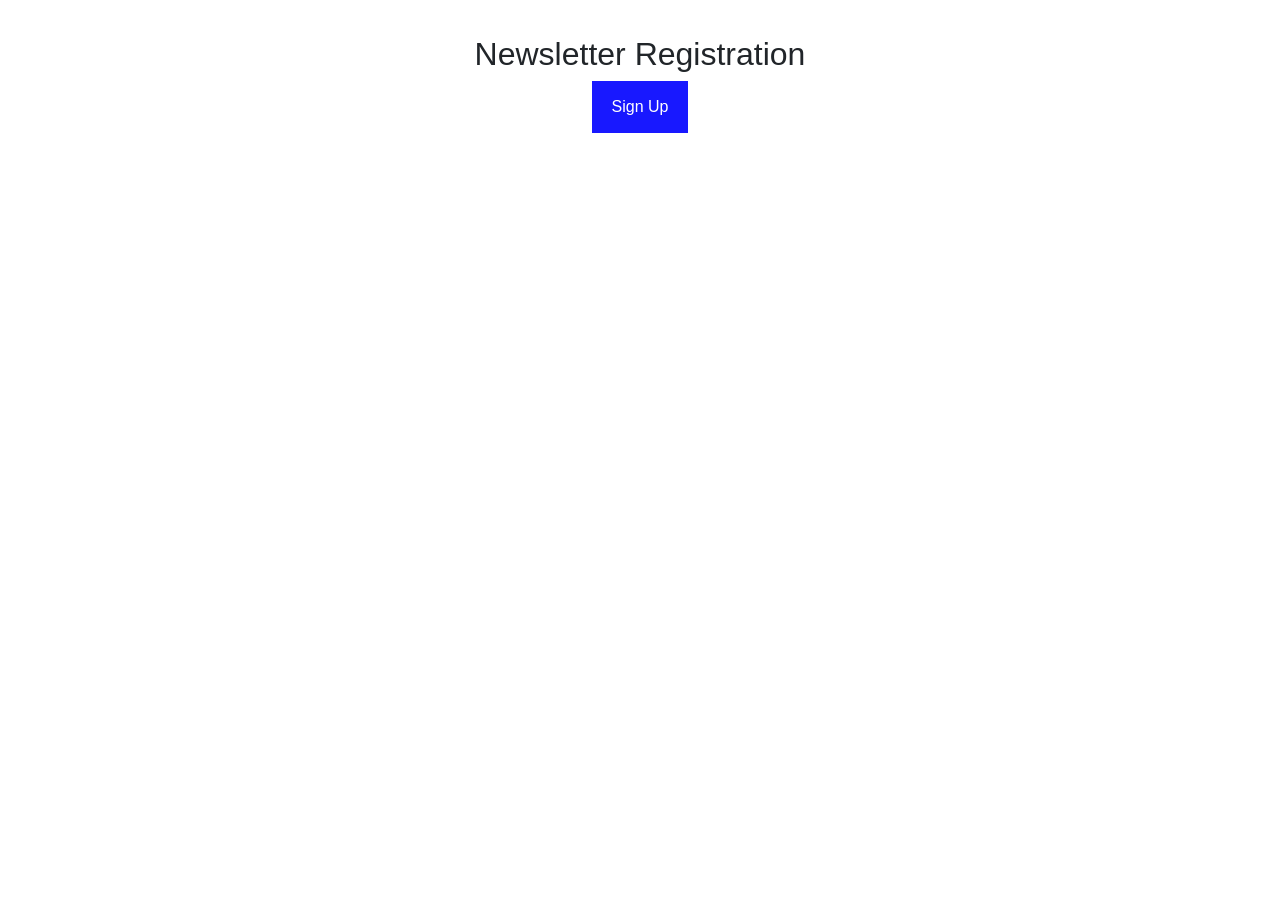
<file: modal.html>
<!DOCTYPE html>
<html lang="en">
  <head>
    <title>Strance</title>
    <!-- Required meta tags -->
    <meta charset="utf-8">
    <meta name="viewport" content="width=device-width, initial-scale=1, shrink-to-fit=no">


    <!-- Bootstrap CSS -->
    <link rel="stylesheet" href="https://stackpath.bootstrapcdn.com/bootstrap/4.4.1/css/bootstrap.min.css" integrity="sha384-Vkoo8x4CGsO3+Hhxv8T/Q5PaXtkKtu6ug5TOeNV6gBiFeWPGFN9MuhOf23Q9Ifjh" crossorigin="anonymous">
    
    <!-- <script defer="true" src="https://maps.googleapis.com/maps/api/js?key=AIzaSyA1uIgJLlFocMlwcu8b3wKPKkdT2mWV3AU&amp;libraries=common,util,map,overlay,onion,controls,stats&amp;v=3.39" onload="window._onGoogleMapLoad()"></script> -->
    <link rel="stylesheet" href="https://maxcdn.bootstrapcdn.com/bootstrap/4.4.1/css/bootstrap.min.css">
  <script src="https://ajax.googleapis.com/ajax/libs/jquery/3.4.1/jquery.min.js"></script>
  <script src="https://cdnjs.cloudflare.com/ajax/libs/popper.js/1.16.0/umd/popper.min.js"></script>

    <link rel="stylesheet" href="./css/modal.css">
    
    </head>
    <body>

    <div id="btn">
    <h2>Newsletter Registration</h2>
    
    <button onclick="document.getElementById('id01').style.display='block'" id="button" style="width:auto;">Sign Up</button>
</div>
    
    <div id="id01" class="modal">
      <span onclick="document.getElementById('id01').style.display='none'" class="close" title="Close Modal">&times;</span>
      <form class="modal-content" action="/action_page.php">
        <div class="container">
          <h1>Sign Up</h1>
          <p>Please fill in this form to create an account for the newsletter.</p>
          <hr>
          <label for="email"><b>Email</b></label>
          <input type="text" placeholder="Enter Email" name="email" required>
    
          <label for="psw"><b>Password</b></label>
          <input type="password" placeholder="Enter Password" name="psw" required>
    
          <label for="psw-repeat"><b>Repeat Password</b></label>
          <input type="password" placeholder="Repeat Password" name="psw-repeat" required>
          
          <label>
            <input type="checkbox" checked="checked" name="remember" style="margin-bottom:15px"> Remember me
          </label>
    
          <p>By creating an account you agree to our <a href="#" style="color:dodgerblue">Terms & Privacy</a>.</p>
    
          <div class="clearfix">
            <!-- <div class="vertical-center"> -->
            <button type="button" onclick="document.getElementById('id01').style.display='none'" class="cancelbtn">Cancel</button>
            <button type="submit" class="signupbtn">Sign Up</button>
          </div>
        </div>
    </div>
      </form>
    </div>
    
    <script>
    // Get the modal
    var modal = document.getElementById('id01');
    
    // When the user clicks anywhere outside of the modal, close it
    window.onclick = function(event) {
      if (event.target == modal) {
        modal.style.display = "none";
      }
    }
    </script>
     <!-- Optional JavaScript -->
    <!-- jQuery first, then Popper.js, then Bootstrap JS -->
    <!-- Optional JavaScript -->
    <!-- jQuery first, then Popper.js, then Bootstrap JS -->
    <script src="https://code.jquery.com/jquery-3.4.1.slim.min.js" integrity="sha384-J6qa4849blE2+poT4WnyKhv5vZF5SrPo0iEjwBvKU7imGFAV0wwj1yYfoRSJoZ+n" crossorigin="anonymous"></script>
    <script src="https://cdn.jsdelivr.net/npm/popper.js@1.16.0/dist/umd/popper.min.js" integrity="sha384-Q6E9RHvbIyZFJoft+2mJbHaEWldlvI9IOYy5n3zV9zzTtmI3UksdQRVvoxMfooAo" crossorigin="anonymous"></script>
    <script src="https://stackpath.bootstrapcdn.com/bootstrap/4.4.1/js/bootstrap.min.js" integrity="sha384-wfSDF2E50Y2D1uUdj0O3uMBJnjuUD4Ih7YwaYd1iqfktj0Uod8GCExl3Og8ifwB6" crossorigin="anonymous"></script>
  </body>
</html>
</file>
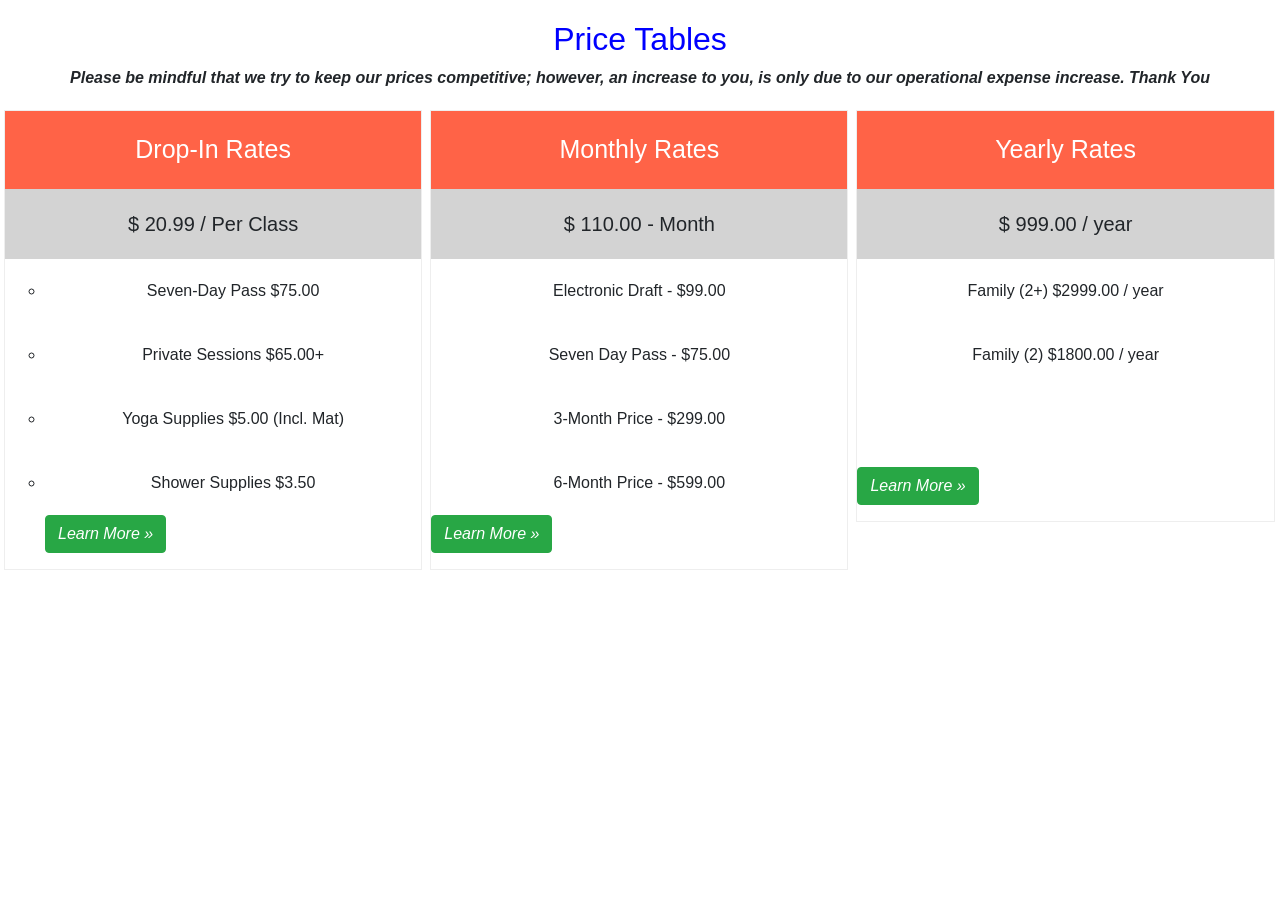
<file: price.html>
<!DOCTYPE html>
<html lang="en">
  <head>
    <title>Strance</title>
    <!-- Required meta tags -->
    <meta charset="utf-8">
    <meta name="viewport" content="width=device-width, initial-scale=1, shrink-to-fit=no">


    <!-- Bootstrap CSS -->
    <link rel="stylesheet" href="https://stackpath.bootstrapcdn.com/bootstrap/4.4.1/css/bootstrap.min.css" integrity="sha384-Vkoo8x4CGsO3+Hhxv8T/Q5PaXtkKtu6ug5TOeNV6gBiFeWPGFN9MuhOf23Q9Ifjh" crossorigin="anonymous">
    <link rel="stylesheet" href="https://maxcdn.bootstrapcdn.com/bootstrap/4.4.1/css/bootstrap.min.css">
  <script src="https://ajax.googleapis.com/ajax/libs/jquery/3.4.1/jquery.min.js"></script>
  <script src="https://cdnjs.cloudflare.com/ajax/libs/popper.js/1.16.0/umd/popper.min.js"></script>

    <link rel="stylesheet" href="css/price.css">
    <link rel="stylesheet" href="css/flexbox.css">
  </head>
  <body>
    

<h2 style="text-align:center">Price Tables</h2>

<p style="text-align:center">Please be mindful that we try to keep our prices competitive; however, an increase to you, is only due to our operational expense increase. Thank You</p>

<div class=''container">
  <div class="columns order-lg-2">
    <ul class="price">
      <li class="header">Drop-In Rates</li>
      <li class="grey">$ 20.99 / Per Class</li>
        <ul>
        <li> Seven-Day Pass $75.00</li>
        <li> Private Sessions $65.00+</li>
        <li> Yoga Supplies $5.00 (Incl. Mat)</li>
        <li> Shower Supplies $3.50</li>
      <!-- <li class="grey"> -->
        <!-- <a href="#" class="button">Sign Up</a></li> -->
         <p><a href="https://www.tutorialrepublic.com/twitter-bootstrap-tutorial/" target="_blank" class="btn btn-success">Learn More »</a></p> 
    </ul>
    </ul>
        </div>  
      </div>
    </div>
  </div>

  <div class="columns order-lg-3">
    <ul class="price">
      <li class="header" style="background-color:tomato">Monthly Rates</li>
      <li class="grey"> $ 110.00 - Month </li>
      <li>Electronic Draft - $99.00</li>
      <li>Seven Day Pass - $75.00</li>
      <li>3-Month Price - $299.00</li>
      <li>6-Month Price - $599.00</li>
      <!-- <li class="grey"> -->
        <!-- <a href="#" class="button">Sign Up</a></li> -->
    
      <p><a href="https://www.tutorialrepublic.com/twitter-bootstrap-tutorial/" target="_blank" class="btn btn-success">Learn More »</a></p>    </ul>
  </div>

  <div class="columns order-lg-1">
    <ul class="price">
      <li class="header">Yearly Rates</li>
      <li class="grey">$ 999.00 / year</li>
      <li>Family (2+) $2999.00 / year</li>
      <li>Family (2) $1800.00 / year</li>
      <li></li>
      <li></li>
      <!-- <li class="grey"> -->
        <!-- <a href="#" class="button">Sign Up</a></li> -->
       <p><a href="https://www.tutorialrepublic.com/twitter-bootstrap-tutorial/" target="_blank" class="btn btn-success">Learn More »</a></p>
    </ul>
  </div>

</body>
</html> 




<!-- <fieldset>
  <legend>I want to receive</legend>
    <div>
      <input type="checkbox" name="newsletter" id="check_1">
      <label for="check_1">The weekly newsletter</label>
    </div>
    <div>
      <input type="checkbox" name="monthly" id="check_1">
      <label for="check_1">The monthly newsletter</label>
    </div>
      <input type="checkbox" name="newsletter" id="check_1">
      <label for="check_1">Daily Updates</label>
    </div>
  </fieldset> -->
</file>
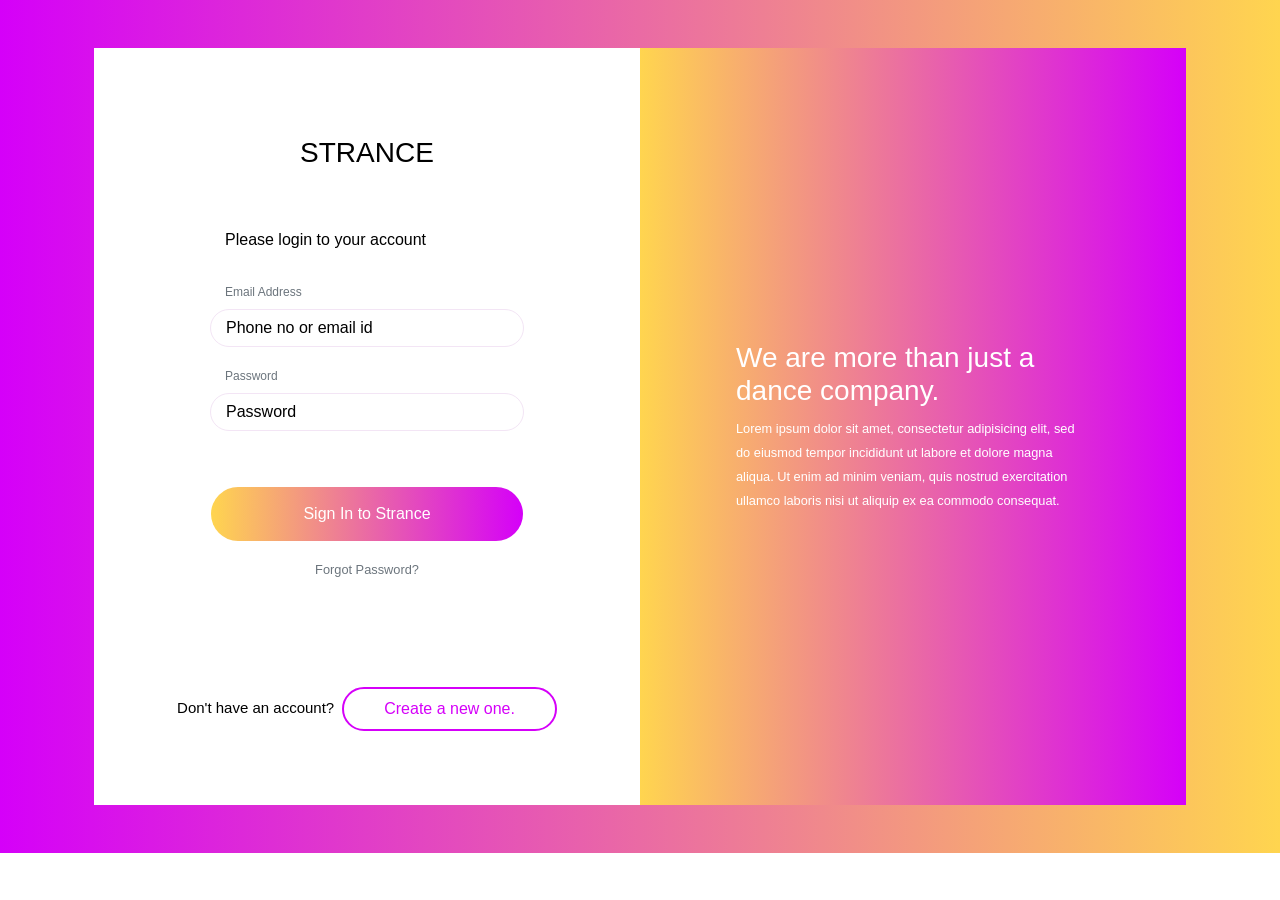
<file: signup.html>
<!-- Using Treehouse templete as a guide -->

<!DOCTYPE html>
<html lang="en">
  <head>
    <title>Strance</title>
    <!-- Required meta tags -->
    <meta charset="utf-8">
    <meta name="viewport" content="width=device-width, initial-scale=1, shrink-to-fit=no">


    <!-- Bootstrap CSS -->
    <link rel="stylesheet" href="https://stackpath.bootstrapcdn.com/bootstrap/4.4.1/css/bootstrap.min.css" integrity="sha384-Vkoo8x4CGsO3+Hhxv8T/Q5PaXtkKtu6ug5TOeNV6gBiFeWPGFN9MuhOf23Q9Ifjh" crossorigin="anonymous">
    
    <link rel="stylesheet" href="https://maxcdn.bootstrapcdn.com/bootstrap/4.4.1/css/bootstrap.min.css">
  <script src="https://ajax.googleapis.com/ajax/libs/jquery/3.4.1/jquery.min.js"></script>
  <script src="https://cdnjs.cloudflare.com/ajax/libs/popper.js/1.16.0/umd/popper.min.js"></script>
  <link rel="stylesheet" href="./css/signup.css">

  </head>
    <body><!-- Modal -->
        <div class="container px-4 py-5 mx-auto">
        <div class="card card0">
            <div class="d-flex flex-lg-row flex-column-reverse">
                <div class="card card1">
                    <div class="row justify-content-center my-auto">
                        <div class="col-md-8 col-10 my-5">
                            
                            <h3 class="mb-5 text-center heading">STRANCE</h3>
                            <h6 class="msg-info">Please login to your account</h6>
                            <div class="form-group"> <label class="form-control-label text-muted">Email Address</label> <input type="text" id="email" name="email" placeholder="Phone no or email id" class="form-control"> </div>
                            <div class="form-group"> <label class="form-control-label text-muted">Password</label> <input type="password" id="psw" name="psw" placeholder="Password" class="form-control"> </div>
                            <div class="row justify-content-center my-3 px-3"> <button class="btn-block btn-color">Sign In to Strance</button> </div>
                            <div class="row justify-content-center my-2"> <a href="#"><small class="text-muted">Forgot Password?</small></a> </div>
                        </div>
                    </div>
                    <div class="bottom text-center mb-5">
                        <p href="#" class="sm-text mx-auto mb-3">Don't have an account?<button class="btn btn-white ml-2">Create a new one.</button></p>
                    </div>
                </div>
                <div class="card card2">
                    <div class="my-auto mx-md-5 px-md-5 right">
                        <h3 class="text-white">We are more than just a dance company.</h3> <small class="text-white">Lorem ipsum dolor sit amet, consectetur adipisicing elit, sed do eiusmod tempor incididunt ut labore et dolore magna aliqua. Ut enim ad minim veniam, quis nostrud exercitation ullamco laboris nisi ut aliquip ex ea commodo consequat.</small>
                    </div>
                </div>
            </div>
        </div>
    </div>
</body>
</html>
</file>
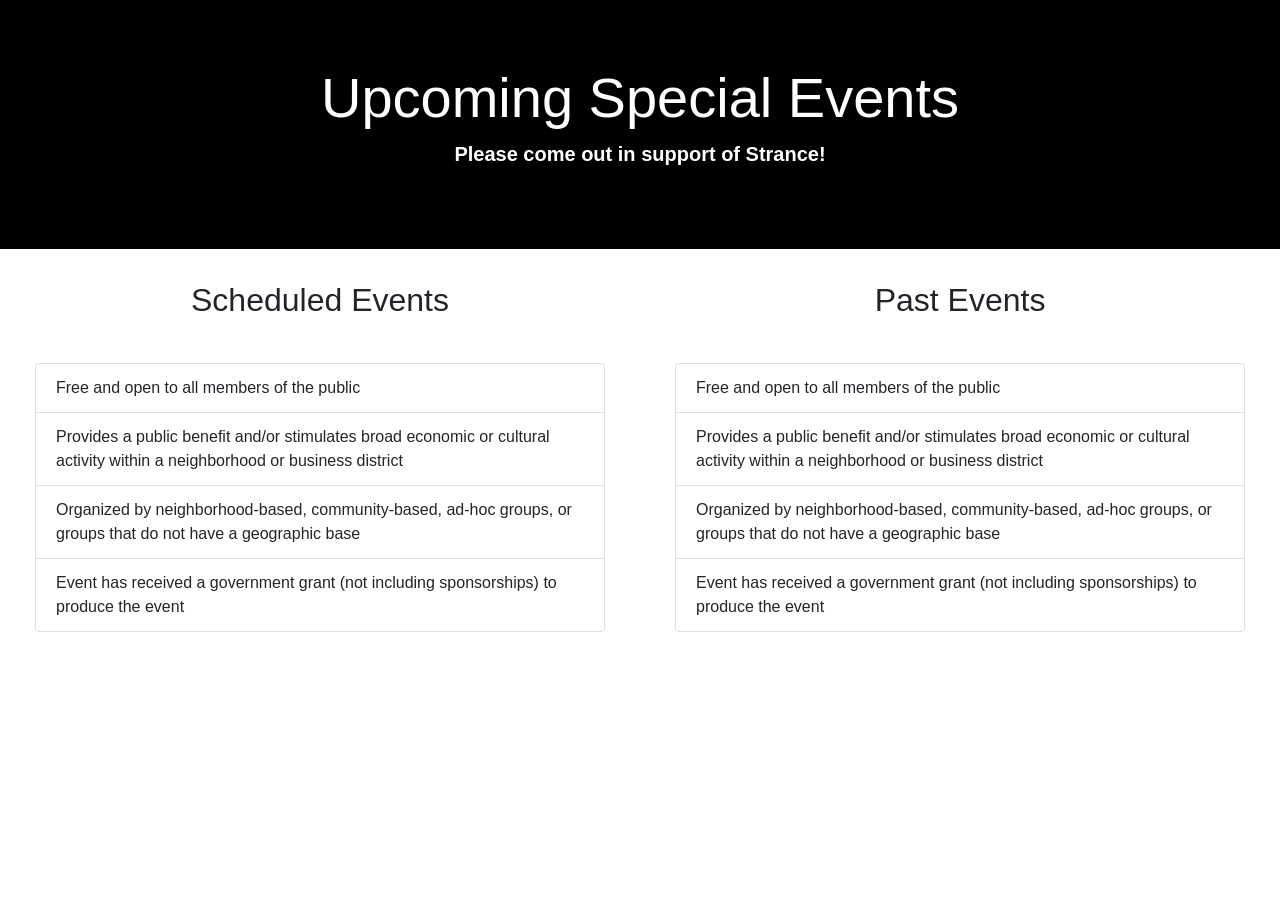
<file: specialevents.html>
<!DOCTYPE html>
<html lang="en">
  <head>
    <title>Strance</title>
    <!-- Required meta tags -->
    <meta charset="utf-8">
    <meta name="viewport" content="width=device-width, initial-scale=1, shrink-to-fit=no">


    <!-- Bootstrap CSS -->
    <link rel="stylesheet" href="https://stackpath.bootstrapcdn.com/bootstrap/4.4.1/css/bootstrap.min.css" integrity="sha384-Vkoo8x4CGsO3+Hhxv8T/Q5PaXtkKtu6ug5TOeNV6gBiFeWPGFN9MuhOf23Q9Ifjh" crossorigin="anonymous">
    
    <!-- <script defer="true" src="https://maps.googleapis.com/maps/api/js?key=AIzaSyA1uIgJLlFocMlwcu8b3wKPKkdT2mWV3AU&amp;libraries=common,util,map,overlay,onion,controls,stats&amp;v=3.39" onload="window._onGoogleMapLoad()"></script> -->
    <link rel="stylesheet" href="https://maxcdn.bootstrapcdn.com/bootstrap/4.4.1/css/bootstrap.min.css">
  <script src="https://ajax.googleapis.com/ajax/libs/jquery/3.4.1/jquery.min.js"></script>
  <script src="https://cdnjs.cloudflare.com/ajax/libs/popper.js/1.16.0/umd/popper.min.js"></script>

    <link rel="stylesheet" href="./css/specialevents.css">
    <!-- <link rel="stylesheet" href="./css/flexbox.css"> -->
  </head>
  <html>
      <body>


        <div class="jumbotron jumbotron-fluid">
            <div class="container">
              <h1 class="display-4">Upcoming Special Events</h1>
              <p class="lead">Please come out in support of Strance!</p>
            </div>
          </div>

        

    <div style="float: left; width: 50%;">
        <h2>Scheduled Events</h2>
        <ul class="list-group">
            <li class="list-group-item">Free and open to all members of the public</li>
            <li class="list-group-item">Provides a public benefit and/or stimulates broad economic or cultural activity within a neighborhood or business district</li>        
            <li class="list-group-item">Organized by neighborhood-based, community-based, ad-hoc groups, or groups that do not have a geographic base</li>
            <li class="list-group-item">Event has received a government grant (not including sponsorships) to produce the event</li>
        </ul>
</div>

    
    <div style="float: right; width: 50%;">
        <h2> Past Events</h2>
        <ul class="list-group">
            <li class="list-group-item">Free and open to all members of the public</li>
            <li class="list-group-item">Provides a public benefit and/or stimulates broad economic or cultural activity within a neighborhood or business district</li>        
            <li class="list-group-item">Organized by neighborhood-based, community-based, ad-hoc groups, or groups that do not have a geographic base</li>
            <li class="list-group-item">Event has received a government grant (not including sponsorships) to produce the event</li>
        </ul>
    </div>
  </div>
</div>
      </body>
</html>
</file>
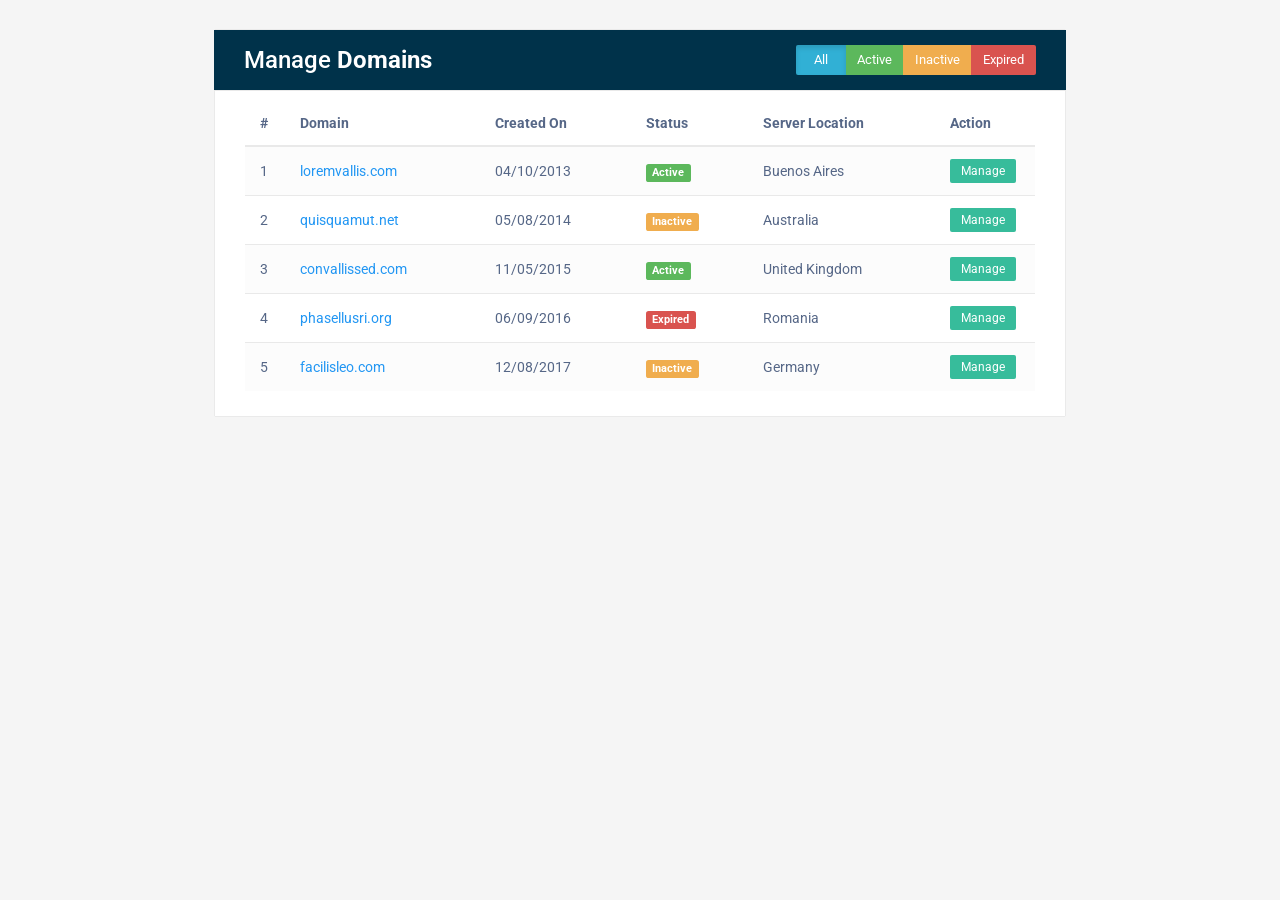
<file: table.html>
<!DOCTYPE html>
<html lang="en">
<head>
<meta charset="utf-8">
<meta http-equiv="X-UA-Compatible" content="IE=edge">
<meta name="viewport" content="width=device-width, initial-scale=1">
<title>Bootstrap Data Table with Filter Row Feature</title>
<link rel="stylesheet" href="https://fonts.googleapis.com/css?family=Roboto|Varela+Round">
<link rel="stylesheet" href="https://fonts.googleapis.com/icon?family=Material+Icons">
<link rel="stylesheet" href="https://maxcdn.bootstrapcdn.com/font-awesome/4.7.0/css/font-awesome.min.css">
<link rel="stylesheet" href="https://maxcdn.bootstrapcdn.com/bootstrap/3.3.7/css/bootstrap.min.css">
<script src="https://ajax.googleapis.com/ajax/libs/jquery/1.12.4/jquery.min.js"></script>
<script src="https://maxcdn.bootstrapcdn.com/bootstrap/3.3.7/js/bootstrap.min.js"></script>
<style type="text/css">
    body {
        color: #566787;
        background: #f5f5f5;
		font-family: 'Roboto', sans-serif;
	}
	.table-wrapper {
        width: 850px;
        background: #fff;
        padding: 20px 30px 5px;
        margin: 30px auto;
        box-shadow: 0 0 1px 0 rgba(0,0,0,.25);
    }
	.table-title .btn-group {
		float: right;
	}
	.table-title .btn {
		min-width: 50px;
		border-radius: 2px;
		border: none;
		padding: 6px 12px;
		font-size: 95%;
		outline: none !important;
		height: 30px;
	}
    .table-title {
		border-bottom: 1px solid #e9e9e9;
		padding-bottom: 15px;
		margin-bottom: 5px;
		background: rgb(0, 50, 74);
		margin: -20px -31px 10px;
		padding: 15px 30px;
		color: #fff;
    }
    .table-title h2 {
		margin: 2px 0 0;
		font-size: 24px;
	}
    table.table tr th, table.table tr td {
        border-color: #e9e9e9;
		padding: 12px 15px;
		vertical-align: middle;
    }
	table.table tr th:first-child {
		width: 40px;
	}
	table.table tr th:last-child {
		width: 100px;
	}
    table.table-striped tbody tr:nth-of-type(odd) {
    	background-color: #fcfcfc;
	}
	table.table-striped.table-hover tbody tr:hover {
		background: #f5f5f5;
	}
    table.table td a {
        color: #2196f3;
    }
	table.table td .btn.manage {
		padding: 2px 10px;
		background: #37BC9B;
		color: #fff;
		border-radius: 2px;
	}
	table.table td .btn.manage:hover {
		background: #2e9c81;		
	}
</style>
<script type="text/javascript">
$(document).ready(function(){
	$(".btn-group .btn").click(function(){
		var inputValue = $(this).find("input").val();
		if(inputValue != 'all'){
			var target = $('table tr[data-status="' + inputValue + '"]');
			$("table tbody tr").not(target).hide();
			target.fadeIn();
		} else {
			$("table tbody tr").fadeIn();
		}
	});
	// Changing the class of status label to support Bootstrap 4
    var bs = $.fn.tooltip.Constructor.VERSION;
    var str = bs.split(".");
    if(str[0] == 4){
        $(".label").each(function(){
        	var classStr = $(this).attr("class");
            var newClassStr = classStr.replace(/label/g, "badge");
            $(this).removeAttr("class").addClass(newClassStr);
        });
    }
});
</script>
</head>
<body>
    <div class="table-wrapper">
        <div class="table-title">
            <div class="row">
                <div class="col-sm-6"><h2>Manage <b>Domains</b></h2></div>
                <div class="col-sm-6">
                    <div class="btn-group" data-toggle="buttons">
                        <label class="btn btn-info active">
                            <input type="radio" name="status" value="all" checked="checked"> All
                        </label>
                        <label class="btn btn-success">
                            <input type="radio" name="status" value="active"> Active
                        </label>
                        <label class="btn btn-warning">
                            <input type="radio" name="status" value="inactive"> Inactive
                        </label>
                        <label class="btn btn-danger">
                            <input type="radio" name="status" value="expired"> Expired
                        </label>							
                    </div>
                </div>
            </div>
        </div>
        <table class="table table-striped table-hover">
            <thead>
                <tr>
                    <th>#</th>
                    <th>Domain</th>
                    <th>Created&nbsp;On</th>
                    <th>Status</th>
                    <th>Server&nbsp;Location</th>
                    <th>Action</th>
                </tr>
            </thead>
            <tbody>
                <tr data-status="active">
                    <td>1</td>
                    <td><a href="#">loremvallis.com</a></td>
                    <td>04/10/2013</td>
                    <td><span class="label label-success">Active</span></td>
                    <td>Buenos Aires</td>
                    <td><a href="#" class="btn btn-sm manage">Manage</a></td>
                </tr>
                <tr data-status="inactive">
                    <td>2</td>
                    <td><a href="#">quisquamut.net</a></td>
                    <td>05/08/2014</td>
                    <td><span class="label label-warning">Inactive</span></td>
                    <td>Australia</td>
                    <td><a href="#" class="btn btn-sm manage">Manage</a></td>
                </tr>
                <tr data-status="active">
                    <td>3</td>
                    <td><a href="#">convallissed.com</a></td>
                    <td>11/05/2015</td>
                    <td><span class="label label-success">Active</span></td>
                    <td>United Kingdom</td>
                    <td><a href="#" class="btn btn-sm manage">Manage</a></td>
                </tr>
                <tr data-status="expired">
                    <td>4</td>
                    <td><a href="#">phasellusri.org</a></td>
                    <td>06/09/2016</td>
                    <td><span class="label label-danger">Expired</span></td>
                    <td>Romania</td>
                    <td><a href="#" class="btn btn-sm manage">Manage</a></td>
                </tr>
                <tr data-status="inactive">
                    <td>5</td>
                    <td><a href="#">facilisleo.com</a></td>
                    <td>12/08/2017</td>
                    <td><span class="label label-warning">Inactive</span></td>
                    <td>Germany</td>
                    <td><a href="#" class="btn btn-sm manage">Manage</a></td>
                </tr>
            </tbody>
        </table>
    </div>     
</body>
</html>
</file>
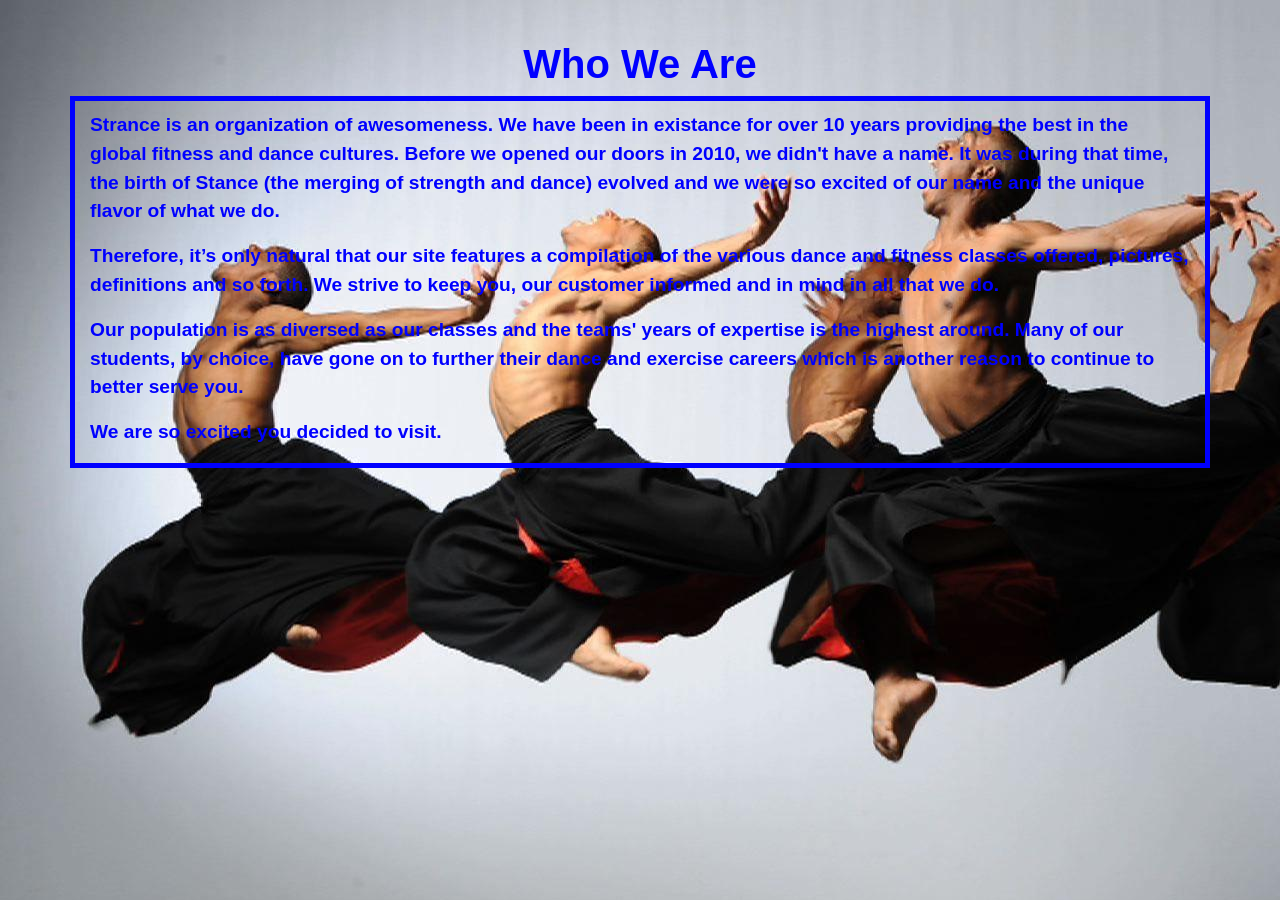
<file: whoweare.html>
<!DOCTYPE html>
<html lang="en">
  <head>
    <title>Strance</title>
    <!-- Required meta tags -->
    <meta charset="utf-8">
    <meta name="viewport" content="width=device-width, initial-scale=1, shrink-to-fit=no">


    <!-- Bootstrap CSS -->
    <link rel="stylesheet" href="https://stackpath.bootstrapcdn.com/bootstrap/4.4.1/css/bootstrap.min.css" integrity="sha384-Vkoo8x4CGsO3+Hhxv8T/Q5PaXtkKtu6ug5TOeNV6gBiFeWPGFN9MuhOf23Q9Ifjh" crossorigin="anonymous">
    <link rel="stylesheet" href="https://maxcdn.bootstrapcdn.com/bootstrap/4.4.1/css/bootstrap.min.css">
  <script src="https://ajax.googleapis.com/ajax/libs/jquery/3.4.1/jquery.min.js"></script>
  <script src="https://cdnjs.cloudflare.com/ajax/libs/popper.js/1.16.0/umd/popper.min.js"></script>

    <link rel="stylesheet" href="./css/whoweare.css">
    <!-- <link rel="stylesheet" href="./css/style.css">

 <link rel="stylesheet" href="./css/flexbox.css"> -->
  </head>
  <body>
  
    <h1>Who We Are</h1>

    <!-- <h2>Strance</h2> -->

    <div class="container profile-image">
    <p>Strance is an organization of awesomeness. We have been in existance for over 10 years providing the best in the global fitness and dance cultures. Before we opened our doors in 2010, we didn't have a name. It was during that time, the birth of Stance (the merging of strength and dance) evolved and we were so excited of our name and the unique flavor of what we do.</p> 
        

    <p>Therefore, it’s only natural that our site features a compilation of the various dance and fitness classes offered, pictures, definitions and so forth. We strive to keep you, our customer informed and in mind in all that we do.</p> 
            
    <p>Our population is as diversed as our classes and the teams' years of expertise is the highest around. Many of our students, by choice, have gone on to further their dance and exercise careers which is another reason to continue to better serve you.</p>
    
    <p>We are so excited you decided to visit.</p>
    </div>

    </body>
    </html>
</file>
<file: css/modal.css>
body {font-family: Arial, Helvetica, sans-serif;}
* {box-sizing: border-box;}

/* Full-width input fields */
input[type=text], input[type=password] {
  width: 100%;
  padding: 15px;
  margin: 5px 0 22px 0;
  display: inline-block;
  border: none;
  background: #f1f1f1;
}

/* Add a background color when the inputs get focus */
input[type=text]:focus, input[type=password]:focus {
  background-color: #ddd;
  outline: none;
}

/* Set a style for all buttons */
button {
  background-color: blue;
  color: white;
  padding: 14px 20px;
  text-align: center;
  border: none;
  cursor: pointer;
  /* width: 100%; */
  opacity: 0.9;
  align-items: center;
}


button:hover {
  opacity:1;
}

#btn {
    text-align: center;
    padding-top: 10px;
 }

h2 {
    margin-top: 25px;
    text-align: center;
}

/* Extra styles for the cancel button */
.cancelbtn {
  padding: 14px 20px;
  background-color: #f44336;
}

/* Float cancel and signup buttons and add an equal width */
.cancelbtn, .signupbtn {
  float: left;
  width: 50%;
}

/* Add padding to container elements */
.container {
  padding: 16px;
}

/* The Modal (background) */
.modal {
  display: none; /* Hidden by default */
  position: fixed; /* Stay in place */
  z-index: 1; /* Sit on top */
  left: 0;
  top: 0;
  width: 100%; /* Full width */
  height: 100%; /* Full height */
  overflow: auto; /* Enable scroll if needed */
  background-color: #474e5d;
  padding-top: 50px;
}

/* Modal Content/Box */
.modal-content {
  background-color: #fefefe;
  margin: 5% auto 15% auto; /* 5% from the top, 15% from the bottom and centered */
  border: 1px solid #888;
  width: 80%; /* Could be more or less, depending on screen size */
}

/* Style the horizontal ruler */
hr {
  border: 1px solid #f1f1f1;
  margin-bottom: 25px;
}
 
/* The Close Button (x) */
.close {
  position: absolute;
  right: 35px;
  top: 15px;
  font-size: 40px;
  font-weight: bold;
  color: #f1f1f1;
}

.close:hover,
.close:focus {
  color: #f44336;
  cursor: pointer;
}

/* Clear floats */
.clearfix::after {
  content: "";
  clear: both;
  display: table;
}

/* Change styles for cancel button and signup button on extra small screens */
@media screen and (max-width: 300px) {
  .cancelbtn, .signupbtn {
     width: 100%;
  }
}
</file>
<file: css/price.css>
* {
    box-sizing: border-box;
  }

  h2 {
    color: blue;
    text-align: center;
    margin-top: 20px;

  }

  p {
    font-style: italic;
    font-weight:  bold;

  }
  
  .columns {
    float: left;
    width: 33.3%;
    padding: 4px;
    
  }
  
  .price {
    list-style-type: none;
    border: 1px solid #eee;
    margin: 0;
    padding: 0;
    -webkit-transition: 0.3s;
    transition: 0.3s;
  }
  
  .price:hover {
    box-shadow: 0 8px 12px 0 rgba(0,0,0,0.2)
  }
  
  .price .header {
    background-color:tomato;
    color: white;
    font-size: 25px;
  }
  
  .price li {
    /* border-bottom: 1px solid; */
    padding: 20px;
     text-align: center; 
  }
  
  .price .grey {
    background-color:lightgrey;
    font-size: 20px;
  }
  
  .button {
    background-color: blue;
    border: none;
    color: white;
    padding: 10px 25px;
    text-align: center;
    text-decoration: none;
    font-size: 18px;
  }
  
  @media only screen and (max-width: 600px) {
    .columns {
      width: 100%;
    }
  }
</file>
<file: css/flexbox.css>
/* *{
    box-sizing: border-box;
     border: solid; 
  } */
  
  /* body{
    margin: 0;
    padding: 0;
  }
  
  ul{
    list-style: none;
  }
  
  li{
    text-transform: capitalize;
    font-family: 'Fredoka One', cursive;
    margin: auto 0;
  }
  
  a{
    color: grey;
    text-decoration: none;
  }
  
  header{
    background-color: white;
    position: fixed;
    width: 100%;
  }
  
  footer{
    height: 80px;
    text-align: center;
    color: white;
    background-color: gray;
    padding: 30px;
  }
  
  
  
  /*
    pseudo classes
  */
  
  /* a:hover{
    color: black;
  }
   */
  /* this is applied to all li except the first one */
  /* li:not(:first-child){
    margin-left: 2%;
    margin-right: 0;
  } */
  
  /* you can put the #class-id:target and apply a different style for the id element */
  /* :target{
    box-shadow: 0px 0px 10px 15px rgba(0,0,0, .4);
  } */
  
 
    /* you need to put this, that way you can modify the shape of the element */
    /* width: 5%;
    height: 5%;
    border-radius: 50%;
  }
  .instagram::after{
    content: url(../images/instagram.svg);
  }
  .facebook::after{
    content: url(../images/facebook.svg);
  }
  .twitter::after{
    content: url(../images/twitter.svg);
  }
  .linkedin::after{
    content: url(../images/linkedin.svg);
  }
  
  .social-media-contact-to-right{
    position: fixed;
    display: flex;
    flex-direction: column;
    bottom: 20%;
    right: 1em;
  }
  
  .social-icons{
    margin: 10%;
    width: 40px;
    height: 40px;
    border-radius: 50%;
  } */
   
  
  
  /*
            custom classes
   */
  
  .container{
     width: 80%;
     margin: auto;
   }
  
  .nav{
    margin: 0 auto;
  }
  
  .nav, .nav-items{
    display: flex;
    flex-direction: column;
    flex-wrap: wrap;
    padding-top: 20px;
  }
  
  .nav-items{
    padding: 0;
    margin: 0;
    flex-direction: row;
    justify-content: space-between;
    flex-grow: 1;
  }
  
  .nav-right{
    flex-grow: 0;
    justify-content: center;
  }
  
  .profile-image{
    width: 40px;
    height: 40px;
    border: solid 2px gray;
    border-radius: 50%
  }
  
  .profile-image:hover{
    transform: scale(1.3);
    border: solid 2px black;
  }
  
  .cover-page{
    padding-top:  200px;
    padding-bottom: 15%;
    text-align: center;
    color: white;
    background: linear-gradient(0deg,#fff,transparent),
                url('https://placeimg.com/640/480/tech') no-repeat center;
    background-size:  cover;
  }
  
  .cover-image{
    margin-bottom: 5%;
    width: 200px;
    height: 200px;
    box-shadow: 0px 0px 10px 15px rgba(0,0,0, .4);
    border-radius: 50%
  }
  
  .cover-image:hover{
    box-shadow: 0px 0px 10px 15px rgba(0,0,0, .8);
  }
  
  .main-title{
    margin: auto;
    width: 80%;
    text-transform: uppercase;
    color: black;
    font-family: 'Fredoka One', cursive;
    margin-bottom: 0;
  }
  
  .row-linear-left, .row-linear-right{
    display: flex;
    flex-direction: row;
    margin: 8%  4% auto;
  }
  
  .center{
    display: flex;
    margin: 0;
    flex-direction:  column;
    justify-content: center;
  }
  .row-linear-right{
    flex-direction: row-reverse;
  }
  
  .row-linear-left h1, .row-linear-right h1{
    margin-bottom: 5px;
    margin-left: 2%;
  }
  
  .row-linear-left p , .row-linear-right p{
    line-height: 1.4;
    padding: 10px;
    text-align: justify;
    box-shadow: 0px 0px 10px 15px rgba(0,0,0, .8);
  
  }
  
  .row-linear-left img, .row-linear-right img{
    margin: auto;
    width: 30%;
    height: 30%;
    box-shadow: 0px 0px 10px 5px rgba(0,0,0, .8);
  }
  
  .table{
    display: flex;
    flex-wrap: wrap;
    text-align: center;
    margin: 0;
    padding: 0;
    /* height: 450px; align all the items on the cross axis
    align-items: stretch; */
    justify-content: space-around;
  }
  
  .table p{
    line-height: 1.4;
    text-align: justify;
  }
  
  .col{
    padding: 10px;
    /* this sets same size of items for the first element and a 200px
    min-width to display another column.. this is talking as a flex item */
    flex: 1 200px;
    /* this makes all the height margins similars.. */
    margin-top: 0;
    margin-bottom: auto;
  }
  
  .col img{
    margin: auto;
    width: 80%;
    height: 80%;
    box-shadow: 0px 0px 10px 5px rgba(0,0,0, .8);
  }
  
  /* this is a combinator for all the images tags after a div */
  div ~ img{
    position: fixed;
    background-color: white;
    bottom: 13%;
    right: 0.7em;
    width: 40px;
    height: 40px;
    border-radius: 50%;
    z-index: 1000;
  }
  
  div~img:hover{
    box-shadow: 0px 0px 10px 1px rgba(0,0,0, .8);
  }
  
  
  
  /*  medium screens  or large like  tablets  or regular pcs*/
  @media (min-width : 702px) and (max-width:1600px){
  
    .container{
      width: 80%;
    }
    .nav{
      flex-direction: row;
      padding-bottom: 1.5%;
    }
    .nav-items{
      flex-direction: row;
    }
    .nav-right{
      justify-content: flex-end;
      width: 40%;
    }
    .nav-left{
      flex-wrap: nowrap;
      justify-content: flex-start;
      width: 60%;
    }
    .cover-page{
      padding-top:  150px;
      padding-bottom: 5%;
    }
    .cover-image{
      margin-bottom: 2%;
      width: 300px;
      height: 300px;
    }
    .table{
      flex-direction: row;
    }
    .social-media-contact-to-right{
      bottom: 20%;
      right: 2.5em;
    }
  
    div ~ img{
      bottom: 4%;
      width: 80px;
      height: 80px;
    }
  
  
  }
</file>
<file: css/signup.css>
body {
    color: #000;
    overflow-x: hidden;
    height: 100%;
    background-image: linear-gradient(to right, #D500F9, #FFD54F);
    background-repeat: no-repeat;
}

input,
textarea {
    background-color: #F3E5F5;
    border-radius: 50px !important;
    padding: 12px 15px 12px 15px !important;
    width: 100%;
    box-sizing: border-box;
    border: none !important;
    border: 1px solid #F3E5F5 !important;
    font-size: 16px !important;
    color: #000 !important;
    font-weight: 400;
}

input:focus,
textarea:focus {
    -moz-box-shadow: none !important;
    -webkit-box-shadow: none !important;
    box-shadow: none !important;
    border: 1px solid #D500F9 !important;
    outline-width: 0;
    font-weight: 400;
}

button:focus {
    -moz-box-shadow: none !important;
    -webkit-box-shadow: none !important;
    box-shadow: none !important;
    outline-width: 0;
}

.card {
    border-radius: 0;
    border: none;
}

.card1 {
    width: 50%;
    padding: 40px 30px 10px 30px;
}

.card2 {
    width: 50%;
    background-image: linear-gradient(to right, #FFD54F, #D500F9);
}

#logo {
    width: 70px;
    height: 60px;
}

.heading {
    margin-bottom: 60px !important;
}

::placeholder {
    color: #000 !important;
    opacity: 1;
}

:-ms-input-placeholder {
    color: #000 !important;
}

::-ms-input-placeholder {
    color: #000 !important;
}

.form-control-label {
    font-size: 12px;
    margin-left: 15px;
}

.msg-info {
    padding-left: 15px;
    margin-bottom: 30px;
}

.btn-color {
    border-radius: 50px;
    color: #fff;
    background-image: linear-gradient(to right, #FFD54F, #D500F9);
    padding: 15px;
    cursor: pointer;
    border: none !important;
    margin-top: 40px;
}

.btn-color:hover {
    color: #fff;
    background-image: linear-gradient(to right, #D500F9, #FFD54F);
}

.btn-white {
    border-radius: 50px;
    color: #D500F9;
    background-color: #fff;
    padding: 8px 40px;
    cursor: pointer;
    border: 2px solid #D500F9 !important;
}

.btn-white:hover {
    color: #fff;
    background-image: linear-gradient(to right, #FFD54F, #D500F9);
}

a {
    color: #000;
}

a:hover {
    color: #000;
}

.bottom {
    width: 100%;
    margin-top: 50px !important;
}

.sm-text {
    font-size: 15px;
}

@media screen and (max-width: 992px) {
    .card1 {
        width: 100%;
        padding: 40px 30px 10px 30px;
    }

    .card2 {
        width: 100%;
    }

    .right {
        margin-top: 100px !important;
        margin-bottom: 100px !important;
    }
</file>
<file: css/specialevents.css>
* {
    box-sizing: border-box;
}

.jumbotron {
    background: black;
    width: 100%;
    
}

h1 {
    color: white;
    font-weight: bold;
    text-align: center;
}

.lead {
    color: white;
    font-weight: bold;
    text-align: center;
}

h2 {
    text-align: center;
}

.list-group {

    padding: 35px;
    border-color: black;


/* Create two equal columns that floats next to each other */
.column {
    float: left;
     width: 50%;
   border: 10px;
    height: 300px; /* Should be removed. Only for demonstration */
}

/* Clear floats after the columns */
.row:after {
    content: "";
    display: table;
    clear: both;
}
</file>
<file: css/whoweare.css>
body {
    
    background-image: url("../image/allmen.jpg");
    background-repeat: no-repeat;
    /* opacity: .5; */
    font-weight: bold;
    width: 100%;
    margin: 0;
}

h1 {
    margin-top: 40px;
    text-align: center;
    color: blue;
    font-weight: bold;
}

/* h2 {
text-align: center;
color:white;
font-weight: bold;
} */

.container {
    border: 5px solid blue;
    padding-top: 10px;
    margin: auto;

}

p {
    font-size: 1.2em;
    color: blue;
    font-weight: bold;
}
</file>
<file: css/style.css>
* {
    box-sizing: border-box;
  }
  
  /*  navbar heading tabs   */
  
  .navbar-nav {
     margin-bottom:30px; 
     color: white;
  }

  .nav-item nav-link active {
      color: tomato;
      font-size: 1rem;
      margin-top: -5em;

  }
       
  .navbar-brand order-1  {
      margin-right: 40px;
    }

div, 
  h1 #title {
  text-align: center;
}

  .container,
  h1  {
      color:grey; 
      text-align: center;
      font-weight: bold;
      padding-top: 5%; 
      padding-left: 5%;
      padding-bottom: 1%;
      margin-bottom: 20px;
      margin: auto;
  
    }
    
#img-pictures  {
    margin: auto;
    
 }

 img {
    padding: 5px 5px;
 }
 
.flipCard {
-webkit-perspective: 800;
-ms-perspective: 800;
-moz-perspective: 800;
-o-perspective: 800;
    width: 400px;
    height: 200px;
    position: relative;
    margin: 50px auto;
}
.flipCard .card.flipped {
transform:rotatey(-180deg);
-ms-transform:rotatey(-180deg); /* IE 9 */
-moz-transform:rotatey(-180deg); /* Firefox */
-webkit-transform:rotatey(-180deg); /* Safari and Chrome */
-o-transform:rotatey(-180deg); /* Opera */
}
.flipCard .card {
width: 100%;
height: 100%;
-webkit-transform-style: preserve-3d;
-webkit-transition: 0.5s;
-moz-transform-style: preserve-3d;
-moz-transition: 0.5s;
-ms-transform-style: preserve-3d;
-ms-transition: 0.5s;
-o-transform-style: preserve-3d;
-o-transition: 0.5s;
transform-style: preserve-3d;
transition: 0.5s;
}
.flipCard .card .side {
width: 100%;
height: 100%;
padding: 10px;
cursor: pointer;
position: absolute;
box-sizing: border-box;
z-index: 2;
backface-visibility: hidden;  /* W3C */
-webkit-backface-visibility: hidden; /* Safari & Chrome */
-moz-backface-visibility: hidden; /* Firefox */
-ms-backface-visibility: hidden; /* Internet Explorer */
-o-backface-visibility: hidden; /* Opera */
box-shadow: 0 0 10px rgba(0,0,0,0.6);
overflow: auto;
}
.flipCard .card .back {
background: white;
color: black;
transform:rotatey(-180deg);
-ms-transform:rotatey(-180deg); /* IE 9 */
-moz-transform:rotatey(-180deg); /* Firefox */
-webkit-transform:rotatey(-180deg); /* Safari and Chrome */
-o-transform:rotatey(-180deg); /* Opera */
}

h1, 
#speakers {
    color:blue;
    margin-top: 0;
    font-weight: bold;
    font-style: italic;
}

.flipCard  {
   flex-wrap: wrap;    
   margin: 10px; 
   border: 5px solid lightgrey;
   padding: 5px;
   width: 300px;
   height: 200px;
   background-color: white;
 }
 
   .container-container-border {
   border: 5px solid lightgrey;
   margin: 15px 15px;
   background-color: rgb(59, 59, 105);
  } 
  
   .card-title-yoga { 
   position: absolute;
   top: 50%;
   left: 50%;
   transform: translate(-50%, -50%);
   text-align: center;
   font-style: italic;
} 

  .card-title-tribal { 
   position: absolute;
   top: 50%;
   left: 50%;
   transform: translate(-50%, -50%);
   text-align: center;
   font-style: italic;
   
  } 

   .card-title-contemporary { 
   position: absolute;
   top: 50%;
   left: 50%;
   transform: translate(-50%, -50%);
   text-align: center;
   font-style: italic;
  } 

  .card-title-ballet { 
   position: absolute;
   top: 50%;
   left: 50%;
   transform: translate(-50%, -50%);
   text-align: center;
   font-style: italic;
  } 

   .card-title-hiphop { 
   position: absolute;
   top: 50%;
   left: 50%;
   transform: translate(-50%, -50%);
   text-align: center;
   font-style: italic;
  } 

  .card-title-aerial { 
   position: absolute;
   top: 50%;
   left: 50%;
   transform: translate(-50%, -50%);
   text-align: center;
   font-style: italic;
  } 

  .card-title-pilates { 
   position: absolute;
   top: 50%;
   left: 50%;
   transform: translate(-50%, -50%);
   font-style: italic;
   text-align: center;
  } 

  .card-title-barre { 
   position: absolute;
   top: 50%;
   left: 50%;
   transform: translate(-50%, -50%);
   text-align: center;
   font-style: italic;
  }  

  .some-page-wrapper {
    display: flex;
    margin: 15px;
  }
  
  /*  code for registration checkbox section  */

.bs-example{
  margin: 20px; 
  font-style: italic;      
} 

legend {
  color: blue;
  font-weight: 1em;
}
legend, input
.checkbox {
  margin: auto;
}

.form-line {
  padding: 20px;
}

.submit {
  font-weight: bold;
}

input{ 
  padding-right: 10px;
}


/*   title for classes  */
h1,
.title {
    color:blue;
    margin-top: 5px;
    font-style: italic;
    text-align: center;
}

  body {
    margin: 0;
    font-family: Arial;
  }
  
  .header {
    text-align: center;
    padding: 32px;
  }
  
  
  .list-group-item {
    text-align: center;
    color: black;
    font-weight: bold;
    border: solid 2px black;
}


#container 
  iframe {
  display: block;
    margin-left: auto;
    margin-right: auto;
    width: 50%;
}  

 #about {
  color: blue;
}

.container,
  row, col-md-4 {
    display: flex;
    flex-direction: row;
    flex-wrap: wrap;
    width: 100%;
  }
  
   .column {
    display: flex;
    flex-direction: column;
    flex-basis: 100%;
    flex: 1;
  } 

 #expert {
   color: teal;
   padding-left: 10px ;
 }
   

 #card-body {
  padding: 10px 10px;
  border: 5px 5px black;

 }
   
  
    


   


   /* Responsive layout - makes a two column-layout instead of four columns */

   @media screen and (max-width: 800px) {
    .column {
      -ms-flex: 50%;
      flex: 50%;
      max-width: 50%;
    
  } 
  
   /* Responsive layout - makes the two columns stack on top of each other instead of next to each other  */
  @media screen and (max-width: 600px) {
    .column {
      -ms-flex: 100%;
      flex: 100%;
      max-width: 100%;
    }
</file>
